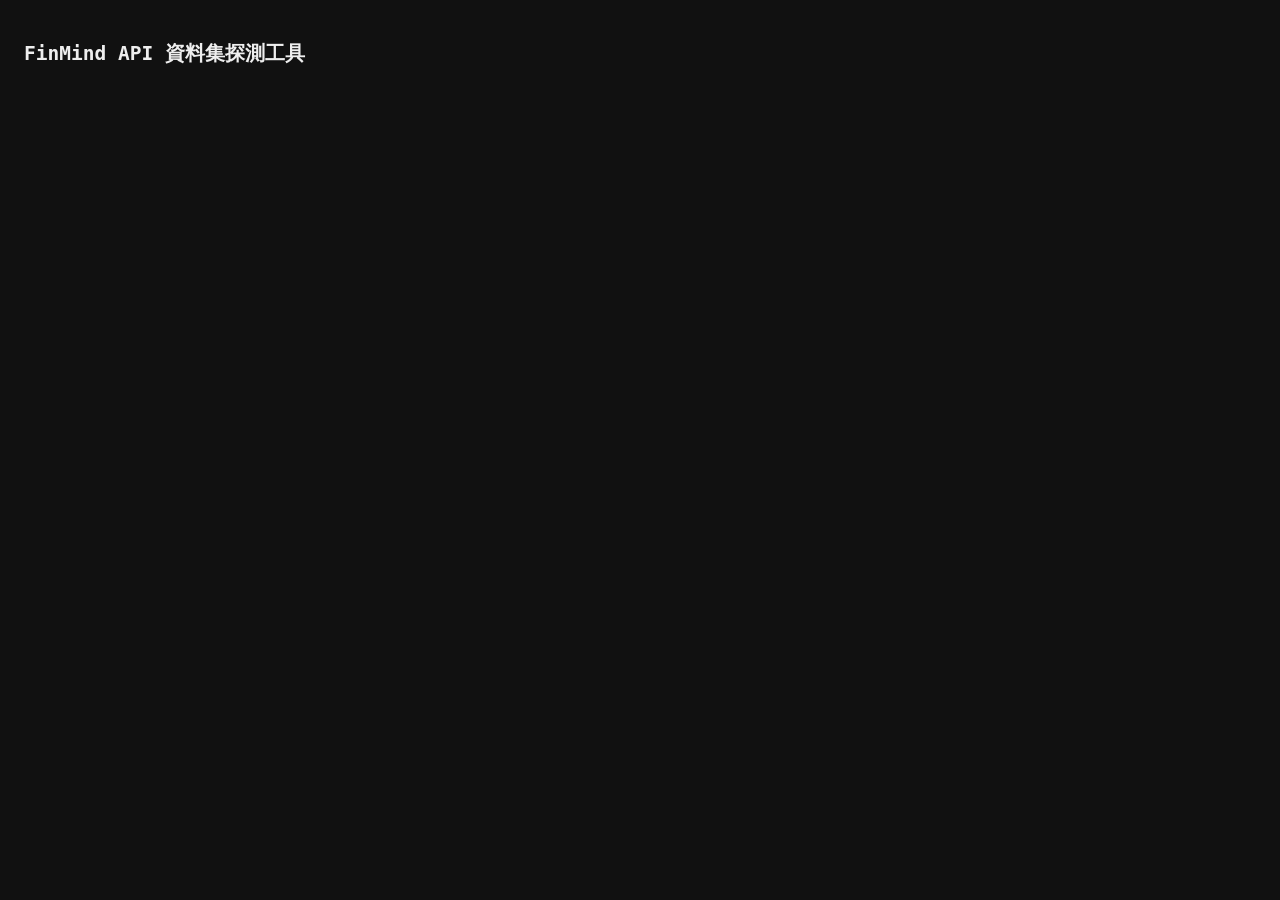
<file: UPLOAD/fm_probe.html>
<!DOCTYPE html><html><head><meta charset="utf-8">
<style>body{background:#111;color:#eee;font-family:monospace;padding:16px}
.ok{color:#0f0}.err{color:#f44}.warn{color:#fa0}pre{background:#1a1a1a;padding:8px;border-radius:4px;overflow-x:auto;font-size:12px}</style>
</head><body>
<h2>FinMind API 資料集探測工具</h2>
<div id="out"></div>
<script>
const TOKEN='eyJ0eXAiOiJKV1QiLCJhbGciOiJIUzI1NiJ9.eyJkYXRlIjoiMjAyNi0wMy0xMCAxNDowNzo0NSIsInVzZXJfaWQiOiJ5dXhhODQyNiIsImVtYWlsIjoieXV4YTg0MjZAZ21haWwuY29tIiwiaXAiOiIyMjMuMTM5Ljk0LjE3NSJ9.tiYFgiur-vqVIPiLIDjC3jeVQgk1ajX0Zfv4CyETxVM';
const BASE='https://api.finmindtrade.com/api/v4/data';
const out=document.getElementById('out');

function log(msg,cls=''){
  const d=document.createElement('div'); d.className=cls; d.innerHTML=msg; out.appendChild(d);
}

async function probe(dataset, extra={}, days=20){
  const start=new Date(Date.now()-days*86400000).toISOString().slice(0,10);
  const end=new Date().toISOString().slice(0,10);
  const params=new URLSearchParams({dataset,start_date:start,end_date:end,token:TOKEN,...extra});
  try{
    const r=await fetch(BASE+'?'+params);
    const j=await r.json();
    const rows=j.data||[];
    if(rows.length){
      log(`✅ <b>${dataset}</b> ${extra.data_id||''} → ${rows.length} rows`,'ok');
      log(`<pre>keys: ${Object.keys(rows[0]).join(', ')}\nsample: ${JSON.stringify(rows[0])}</pre>`);
      if(rows.length>1) log(`<pre>last:  ${JSON.stringify(rows[rows.length-1])}</pre>`);
    } else {
      log(`⚠️ <b>${dataset}</b> ${extra.data_id||''} → 0 rows (status=${j.status})`,'warn');
    }
  }catch(e){
    log(`❌ <b>${dataset}</b> ERROR: ${e.message}`,'err');
  }
}

async function run(){
  log('<h3>📊 選擇權</h3>');
  await probe('TaiwanOptionInstitutionalInvestors',{data_id:'TXO'});
  await probe('TaiwanOptionInstitutionalInvestors',{data_id:'TX1'});

  log('<h3>📈 期貨</h3>');
  await probe('TaiwanFuturesInstitutionalInvestors',{data_id:'TX'});
  await probe('TaiwanFuturesInstitutionalInvestors',{data_id:'MTX'});

  log('<h3>💳 融資融券</h3>');
  await probe('TaiwanStockMarginPurchaseSummary',{},{15});
  await probe('TaiwanStockMarginPurchaseShortSale',{data_id:'2330'},{10});

  log('<h3>🏠 大戶籌碼</h3>');
  await probe('TaiwanStockShareholding',{data_id:'2330'},{20});

  log('<h3>📉 VIX / 指標</h3>');
  for(const ds of ['CBOE_VIX','TaiwanVIX','TaiwanDailyShortSaleBalances','TaiwanStockTradingDailyReport']){
    await probe(ds,{});
  }

  log('<hr><b>探測完成</b>');
}
run();
</script></body></html>
</file>
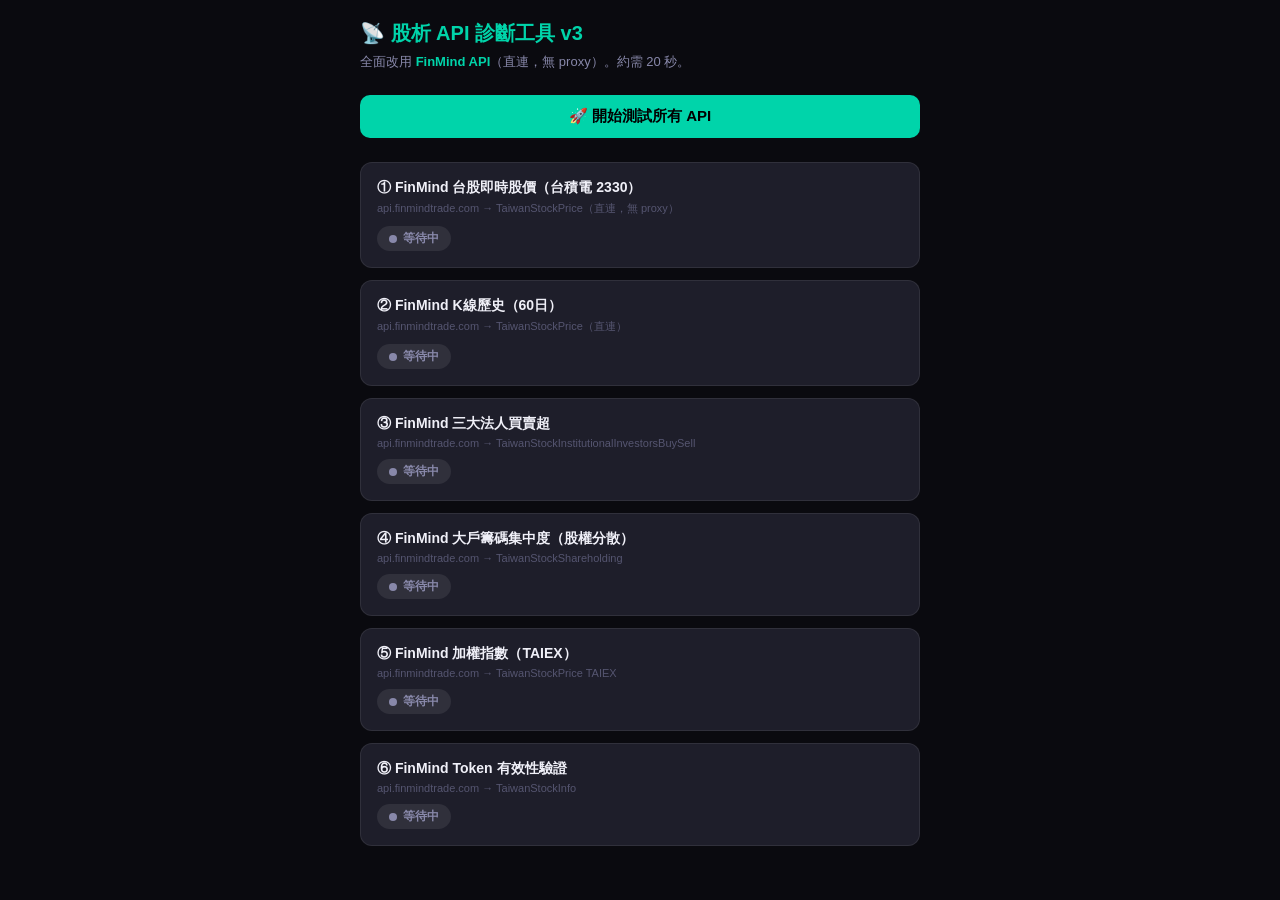
<file: UPLOAD/test.html>
<!DOCTYPE html>
<html lang="zh-TW">
<head>
<meta charset="UTF-8">
<meta name="viewport" content="width=device-width, initial-scale=1">
<title>股析 API 診斷工具</title>
<style>
*{margin:0;padding:0;box-sizing:border-box}
body{background:#0a0a0f;color:#f0f0f8;font-family:-apple-system,sans-serif;padding:20px;max-width:600px;margin:0 auto}
h1{font-size:20px;font-weight:800;margin-bottom:6px;color:#00d4aa}
p{font-size:13px;color:#8888aa;margin-bottom:24px}
.test{background:#1e1e2a;border-radius:12px;padding:16px;margin-bottom:12px;border:1px solid rgba(255,255,255,.08)}
.test-name{font-size:14px;font-weight:700;margin-bottom:4px}
.test-url{font-size:11px;color:#555570;margin-bottom:10px;word-break:break-all}
.status{display:inline-flex;align-items:center;gap:6px;padding:4px 12px;border-radius:999px;font-size:12px;font-weight:700}
.status.wait{background:rgba(255,255,255,.08);color:#8888aa}
.status.ok{background:rgba(0,212,170,.15);color:#00d4aa}
.status.fail{background:rgba(255,76,106,.15);color:#ff4c6a}
.status.warn{background:rgba(245,200,66,.15);color:#f5c842}
.detail{margin-top:8px;font-size:12px;color:#8888aa;line-height:1.6;display:none}
.detail.show{display:block}
.dot{width:8px;height:8px;border-radius:50%;animation:spin .8s linear infinite}
@keyframes spin{to{opacity:.2}from{opacity:1}}
.result-box{background:#111118;border-radius:8px;padding:10px;margin-top:8px;font-size:11px;color:#6688aa;word-break:break-all;max-height:80px;overflow:auto;font-family:monospace;display:none}
.result-box.show{display:block}
button{background:#00d4aa;color:#000;border:none;border-radius:10px;padding:12px 28px;font-size:15px;font-weight:700;cursor:pointer;width:100%;margin-bottom:24px}
.summary{background:#1e1e2a;border-radius:12px;padding:16px;border:1px solid rgba(0,212,170,.2);display:none}
.summary.show{display:block}
.summary h2{font-size:16px;font-weight:700;margin-bottom:12px}
.sum-row{display:flex;justify-content:space-between;align-items:center;padding:8px 0;border-bottom:1px solid rgba(255,255,255,.06);font-size:13px}
.sum-row:last-child{border:none}
.advice{margin-top:12px;font-size:12px;color:#8888aa;line-height:1.7;background:#111118;border-radius:8px;padding:12px}
</style>
</head>
<body>
<h1>📡 股析 API 診斷工具 v3</h1>
<p>全面改用 <strong style="color:#00d4aa">FinMind API</strong>（直連，無 proxy）。約需 20 秒。</p>

<button onclick="runAll()">🚀 開始測試所有 API</button>

<div class="test" id="t1">
  <div class="test-name">① FinMind 台股即時股價（台積電 2330）</div>
  <div class="test-url">api.finmindtrade.com → TaiwanStockPrice（直連，無 proxy）</div>
  <span class="status wait" id="s1"><span class="dot" style="background:#8888aa"></span> 等待中</span>
  <div class="detail" id="d1"></div>
  <div class="result-box" id="r1"></div>
</div>

<div class="test" id="t2">
  <div class="test-name">② FinMind K線歷史（60日）</div>
  <div class="test-url">api.finmindtrade.com → TaiwanStockPrice（直連）</div>
  <span class="status wait" id="s2"><span class="dot" style="background:#8888aa"></span> 等待中</span>
  <div class="detail" id="d2"></div>
  <div class="result-box" id="r2"></div>
</div>

<div class="test" id="t3">
  <div class="test-name">③ FinMind 三大法人買賣超</div>
  <div class="test-url">api.finmindtrade.com → TaiwanStockInstitutionalInvestorsBuySell</div>
  <span class="status wait" id="s3"><span class="dot" style="background:#8888aa"></span> 等待中</span>
  <div class="detail" id="d3"></div>
  <div class="result-box" id="r3"></div>
</div>

<div class="test" id="t4">
  <div class="test-name">④ FinMind 大戶籌碼集中度（股權分散）</div>
  <div class="test-url">api.finmindtrade.com → TaiwanStockShareholding</div>
  <span class="status wait" id="s4"><span class="dot" style="background:#8888aa"></span> 等待中</span>
  <div class="detail" id="d4"></div>
  <div class="result-box" id="r4"></div>
</div>

<div class="test" id="t5">
  <div class="test-name">⑤ FinMind 加權指數（TAIEX）</div>
  <div class="test-url">api.finmindtrade.com → TaiwanStockPrice TAIEX</div>
  <span class="status wait" id="s5"><span class="dot" style="background:#8888aa"></span> 等待中</span>
  <div class="detail" id="d5"></div>
  <div class="result-box" id="r5"></div>
</div>

<div class="test" id="t6">
  <div class="test-name">⑥ FinMind Token 有效性驗證</div>
  <div class="test-url">api.finmindtrade.com → TaiwanStockInfo</div>
  <span class="status wait" id="s6"><span class="dot" style="background:#8888aa"></span> 等待中</span>
  <div class="detail" id="d6"></div>
  <div class="result-box" id="r6"></div>
</div>

<div class="summary" id="summary">
  <h2>📊 測試結果總結</h2>
  <div id="sumRows"></div>
  <div class="advice" id="advice"></div>
</div>

<script>
const FM_TOKEN = 'eyJ0eXAiOiJKV1QiLCJhbGciOiJIUzI1NiJ9.eyJkYXRlIjoiMjAyNi0wMy0xMCAxNDowNzo0NSIsInVzZXJfaWQiOiJ5dXhhODQyNiIsImVtYWlsIjoieXV4YTg0MjZAZ21haWwuY29tIiwiaXAiOiIyMjMuMTM5Ljk0LjE3NSJ9.tiYFgiur-vqVIPiLIDjC3jeVQgk1ajX0Zfv4CyETxVM';
const FM_BASE  = 'https://api.finmindtrade.com/api/v4/data';

function todayStr(){ const d=new Date(); const day=d.getDay(); if(day===0)d.setDate(d.getDate()-2); if(day===6)d.setDate(d.getDate()-1); return d.toISOString().slice(0,10); }
function nDaysAgo(n){ const d=new Date(); d.setDate(d.getDate()-n); return d.toISOString().slice(0,10); }

async function fmGet(params){
  const url = FM_BASE + '?' + new URLSearchParams({...params, token: FM_TOKEN});
  const res = await fetch(url, { signal: AbortSignal.timeout(12000) });
  if(!res.ok) throw new Error('HTTP '+res.status);
  const json = await res.json();
  if(json.status !== 200) throw new Error(json.msg || 'status '+json.status);
  return json.data || [];
}

const TESTS = [
  {
    id: 1,
    name: 'FinMind 台股即時股價（台積電 2330）',
    run: async () => {
      const data = await fmGet({ dataset:'TaiwanStockPrice', data_id:'2330', start_date: nDaysAgo(5), end_date: todayStr() });
      if(!data.length) throw new Error('無資料（可能是非交易日）');
      const latest = data[data.length-1];
      return { ok:true, msg:`台積電收盤：${latest.close} 元，日期：${latest.date}`, preview: JSON.stringify(latest) };
    }
  },
  {
    id: 2,
    name: 'FinMind K線歷史（60日）',
    run: async () => {
      const data = await fmGet({ dataset:'TaiwanStockPrice', data_id:'2330', start_date: nDaysAgo(65), end_date: todayStr() });
      if(!data.length) throw new Error('無歷史資料');
      return { ok:true, msg:`取得 ${data.length} 筆日K，最新：${data[data.length-1].date}`, preview: JSON.stringify(data.slice(-2)) };
    }
  },
  {
    id: 3,
    name: 'FinMind 三大法人買賣超',
    run: async () => {
      const data = await fmGet({ dataset:'TaiwanStockInstitutionalInvestorsBuySell', data_id:'2330', start_date: nDaysAgo(5), end_date: todayStr() });
      if(!data.length) throw new Error('無資料（可能是非交易日）');
      const latest = data[data.length-1];
      return { ok:true, msg:`${data.length} 筆，最新日期：${latest.date}，${latest.name}：買${latest.buy} 賣${latest.sell}`, preview: JSON.stringify(data.slice(-3)) };
    }
  },
  {
    id: 4,
    name: 'FinMind 大戶籌碼集中度（股權分散）',
    run: async () => {
      const data = await fmGet({ dataset:'TaiwanStockShareholding', data_id:'2330', start_date: nDaysAgo(14), end_date: todayStr() });
      if(!data.length) throw new Error('無資料');
      const latest = data[data.length-1];
      return { ok:true, msg:`${data.length} 筆，最新：${latest.date}，level ${latest.HoldingLevel}`, preview: JSON.stringify(data.slice(-3)) };
    }
  },
  {
    id: 5,
    name: 'FinMind 加權指數（TAIEX）',
    run: async () => {
      const data = await fmGet({ dataset:'TaiwanStockPrice', data_id:'TAIEX', start_date: nDaysAgo(5), end_date: todayStr() });
      if(!data.length) throw new Error('無加權指數資料');
      const latest = data[data.length-1];
      return { ok:true, msg:`加權指數：${latest.close}，日期：${latest.date}`, preview: JSON.stringify(latest) };
    }
  },
  {
    id: 6,
    name: 'FinMind Token 有效性驗證',
    run: async () => {
      const data = await fmGet({ dataset:'TaiwanStockInfo', data_id:'2330' });
      if(!data.length) throw new Error('Token 無效或 API 異常');
      return { ok:true, msg:`Token 有效！${data[0].stock_name || data[0].industry_category || 'OK'}`, preview: JSON.stringify(data[0]) };
    }
  },
];

function setStatus(id, type, msg){
  const el = document.getElementById('s'+id);
  const icons = { loading:'⏳', ok:'✅', fail:'❌', warn:'⚠️' };
  const cls   = { loading:'wait', ok:'ok', fail:'fail', warn:'warn' };
  el.className = 'status ' + cls[type];
  el.innerHTML = `${icons[type]} ${msg}`;
}

function setDetail(id, msg, preview){
  const d = document.getElementById('d'+id);
  d.textContent = msg;
  d.classList.add('show');
  if(preview){
    const r = document.getElementById('r'+id);
    r.textContent = preview;
    r.classList.add('show');
  }
}

let results = {};

async function runTest(t){
  setStatus(t.id, 'loading', '測試中…');
  try {
    const r = await t.run();
    if(r.warn){
      setStatus(t.id, 'warn', r.msg);
      setDetail(t.id, '資料格式需處理，功能受限', r.preview||'');
      results[t.id] = 'warn';
    } else {
      setStatus(t.id, 'ok', r.msg);
      if(r.preview) setDetail(t.id, '回傳資料預覽：', r.preview);
      results[t.id] = 'ok';
    }
  } catch(e){
    setStatus(t.id, 'fail', e.message || '連線失敗');
    setDetail(t.id, '錯誤：' + e.message, '');
    results[t.id] = 'fail';
  }
}

async function runAll(){
  document.querySelector('button').disabled = true;
  document.querySelector('button').textContent = '🔄 測試中…';
  results = {};

  // 並行執行，但 TDCC 放最後（檔案較大）
  await Promise.all([
    runTest(TESTS[0]),
    runTest(TESTS[1]),
    runTest(TESTS[2]),
    runTest(TESTS[3]),
    runTest(TESTS[5]),
  ]);
  await runTest(TESTS[4]); // TDCC 單獨最後跑

  showSummary();
  document.querySelector('button').disabled = false;
  document.querySelector('button').textContent = '🔁 重新測試';
}

function showSummary(){
  const names = ['Yahoo 股價','Yahoo K線','VIX','TWSE 三大法人','TDCC 大戶籌碼','TWSE 大盤指數'];
  const rows = Object.entries(results).map(([id,status],i)=>{
    const icon = status==='ok'?'✅':status==='warn'?'⚠️':'❌';
    const label = status==='ok'?'<span style="color:#00d4aa">可用</span>':status==='warn'?'<span style="color:#f5c842">部分可用</span>':'<span style="color:#ff4c6a">無法使用</span>';
    return `<div class="sum-row"><span>${names[i]}</span><span>${icon} ${label}</span></div>`;
  }).join('');

  const okCount  = Object.values(results).filter(v=>v==='ok').length;
  const failIds  = Object.entries(results).filter(([,v])=>v==='fail').map(([k])=>parseInt(k));

  let advice = '';
  if(okCount === 6){
    advice = '🎉 所有 API 均正常！直接上傳 index.html 即可使用真實資料。';
  } else {
    advice = `共 ${okCount}/6 項可用。`;
    if(failIds.includes(1)||failIds.includes(2)||failIds.includes(3)){
      advice += '\n\n⚠️ Yahoo Finance（股價/K線/VIX）失敗：allorigins.win proxy 可能暫時過載，重試或換用其他 proxy（corsproxy.io）。';
    }
    if(failIds.includes(4)||failIds.includes(6)){
      advice += '\n\n⚠️ TWSE API 失敗：可能是非交易日（週末假日）無資料，或 TWSE 暫時維護。';
    }
    if(failIds.includes(5)){
      advice += '\n\n⚠️ TDCC 大戶籌碼失敗：這個 API 檔案較大（約 2MB），可能 timeout，或需要部署 Cloudflare Worker 才能穩定抓取。暫時使用模擬資料不影響其他功能。';
    }
  }

  document.getElementById('sumRows').innerHTML = rows;
  document.getElementById('advice').innerHTML = advice.replace(/\n/g,'<br>');
  document.getElementById('summary').classList.add('show');
}
</script>
</body>
</html>
</file>
